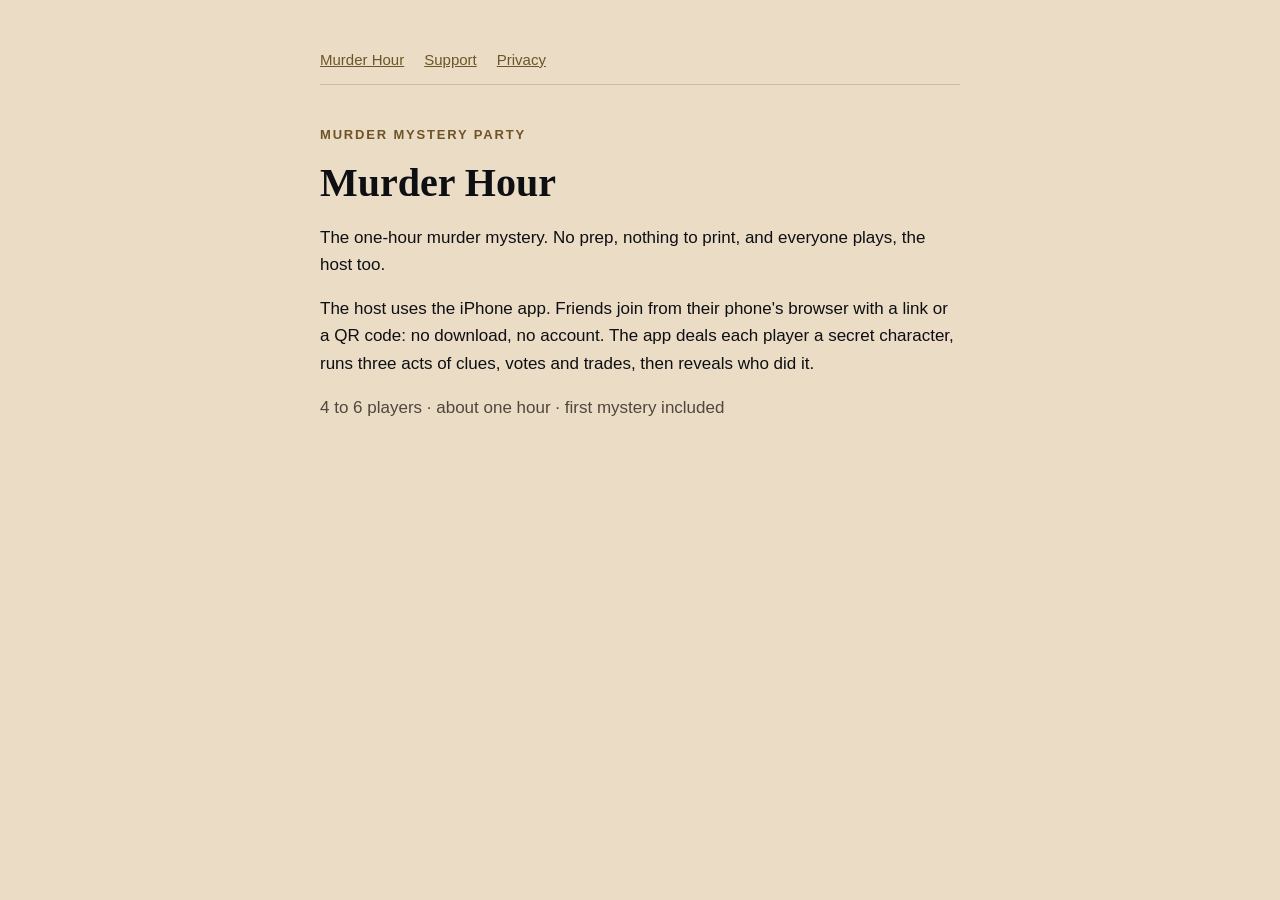
<file: index.html>
<!doctype html>
<html lang="en">
<head><meta charset="utf-8"><meta name="viewport" content="width=device-width,initial-scale=1">
<title>Murder Hour</title><link rel="stylesheet" href="style.css"></head>
<body><main>
<nav><a href="./">Murder Hour</a><a href="support.html">Support</a><a href="privacy.html">Privacy</a></nav>
<p class="kicker" style="margin-top:40px">Murder mystery party</p>
<h1>Murder Hour</h1>
<p>The one-hour murder mystery. No prep, nothing to print, and everyone plays, the host too.</p>
<p>The host uses the iPhone app. Friends join from their phone's browser with a link or a QR code: no download, no account. The app deals each player a secret character, runs three acts of clues, votes and trades, then reveals who did it.</p>
<p class="muted">4 to 6 players · about one hour · first mystery included</p>
</main></body></html>
</file>
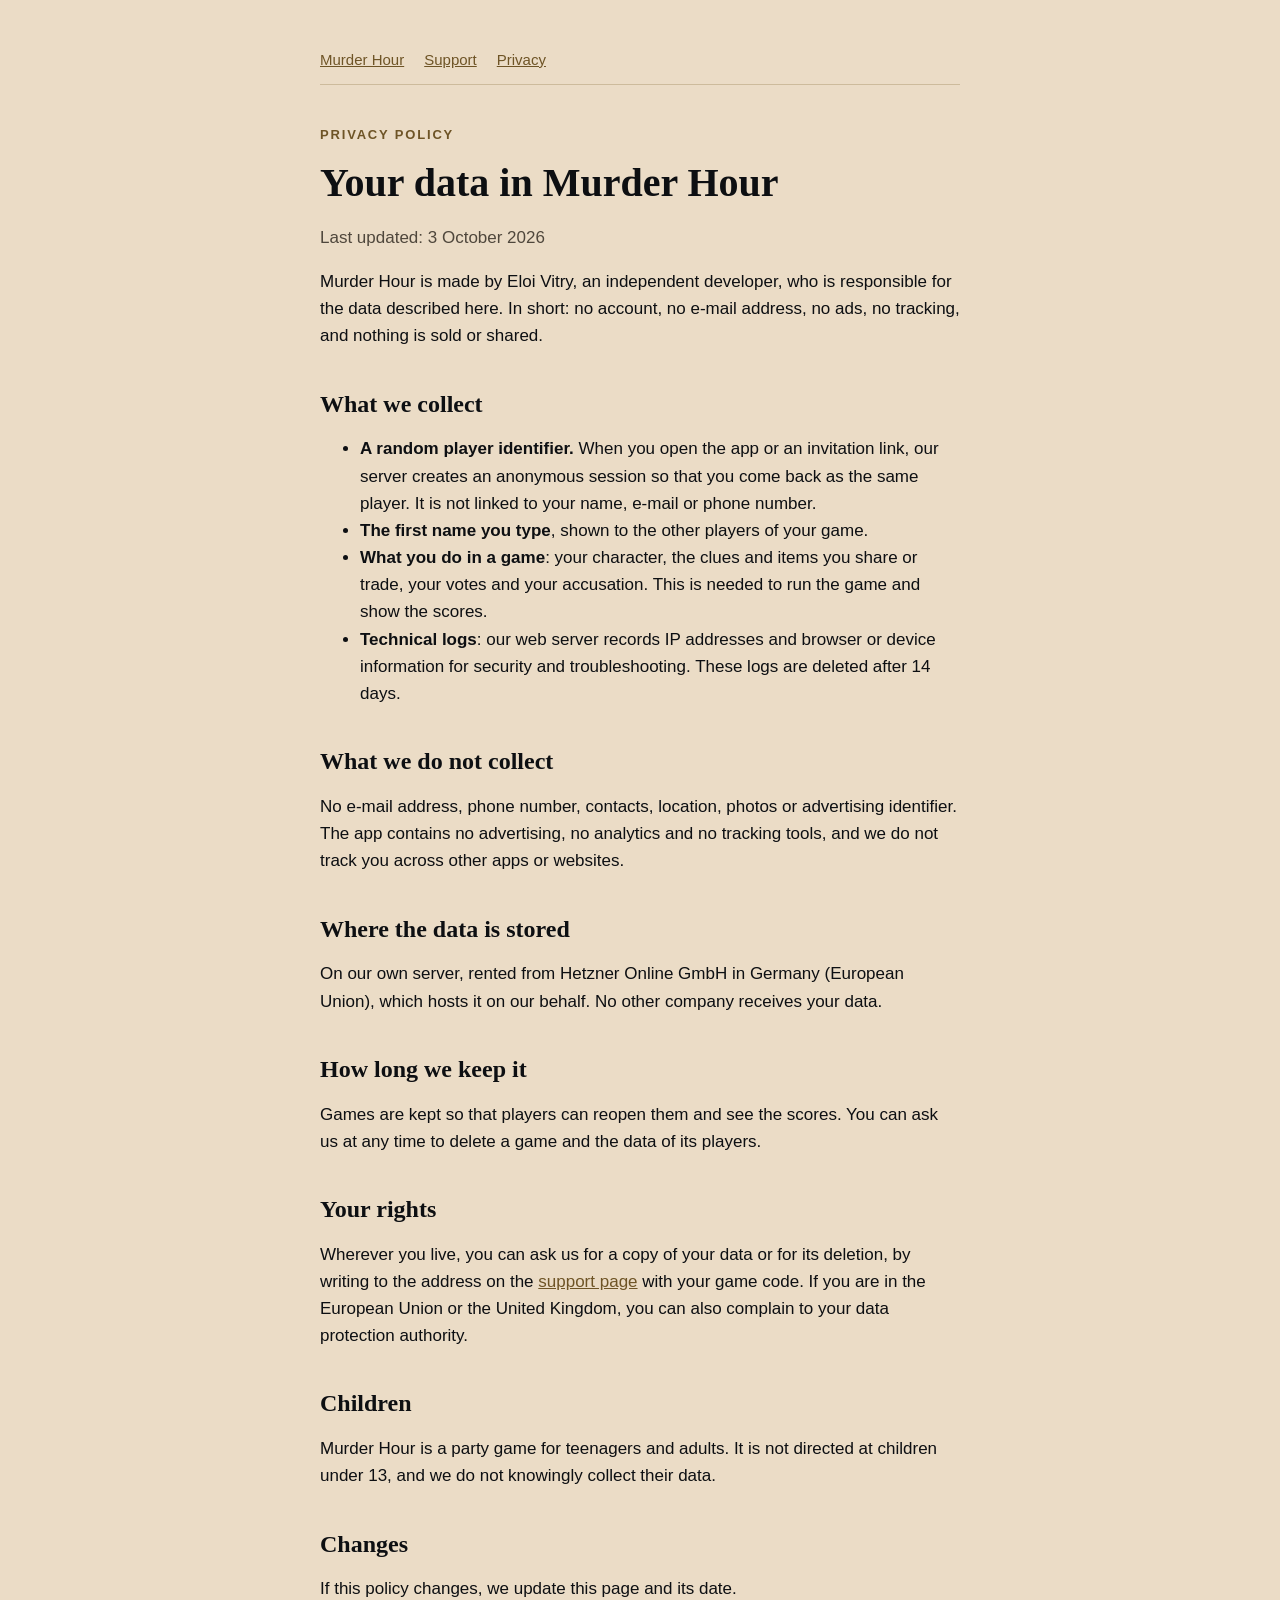
<file: privacy.html>
<!doctype html>
<html lang="en">
<head><meta charset="utf-8"><meta name="viewport" content="width=device-width,initial-scale=1">
<title>Murder Hour privacy policy</title><link rel="stylesheet" href="style.css"></head>
<body><main>
<nav><a href="./">Murder Hour</a><a href="support.html">Support</a><a href="privacy.html">Privacy</a></nav>
<p class="kicker" style="margin-top:40px">Privacy policy</p>
<h1>Your data in Murder Hour</h1>
<p class="muted">Last updated: 3 October 2026</p>

<p>Murder Hour is made by Eloi Vitry, an independent developer, who is responsible for the data described here. In short: no account, no e-mail address, no ads, no tracking, and nothing is sold or shared.</p>

<h2>What we collect</h2>
<ul>
  <li><strong>A random player identifier.</strong> When you open the app or an invitation link, our server creates an anonymous session so that you come back as the same player. It is not linked to your name, e-mail or phone number.</li>
  <li><strong>The first name you type</strong>, shown to the other players of your game.</li>
  <li><strong>What you do in a game</strong>: your character, the clues and items you share or trade, your votes and your accusation. This is needed to run the game and show the scores.</li>
  <li><strong>Technical logs</strong>: our web server records IP addresses and browser or device information for security and troubleshooting. These logs are deleted after 14 days.</li>
</ul>

<h2>What we do not collect</h2>
<p>No e-mail address, phone number, contacts, location, photos or advertising identifier. The app contains no advertising, no analytics and no tracking tools, and we do not track you across other apps or websites.</p>

<h2>Where the data is stored</h2>
<p>On our own server, rented from Hetzner Online GmbH in Germany (European Union), which hosts it on our behalf. No other company receives your data.</p>

<h2>How long we keep it</h2>
<p>Games are kept so that players can reopen them and see the scores. You can ask us at any time to delete a game and the data of its players.</p>

<h2>Your rights</h2>
<p>Wherever you live, you can ask us for a copy of your data or for its deletion, by writing to the address on the <a href="support.html">support page</a> with your game code. If you are in the European Union or the United Kingdom, you can also complain to your data protection authority.</p>

<h2>Children</h2>
<p>Murder Hour is a party game for teenagers and adults. It is not directed at children under 13, and we do not knowingly collect their data.</p>

<h2>Changes</h2>
<p>If this policy changes, we update this page and its date.</p>
</main></body></html>
</file>
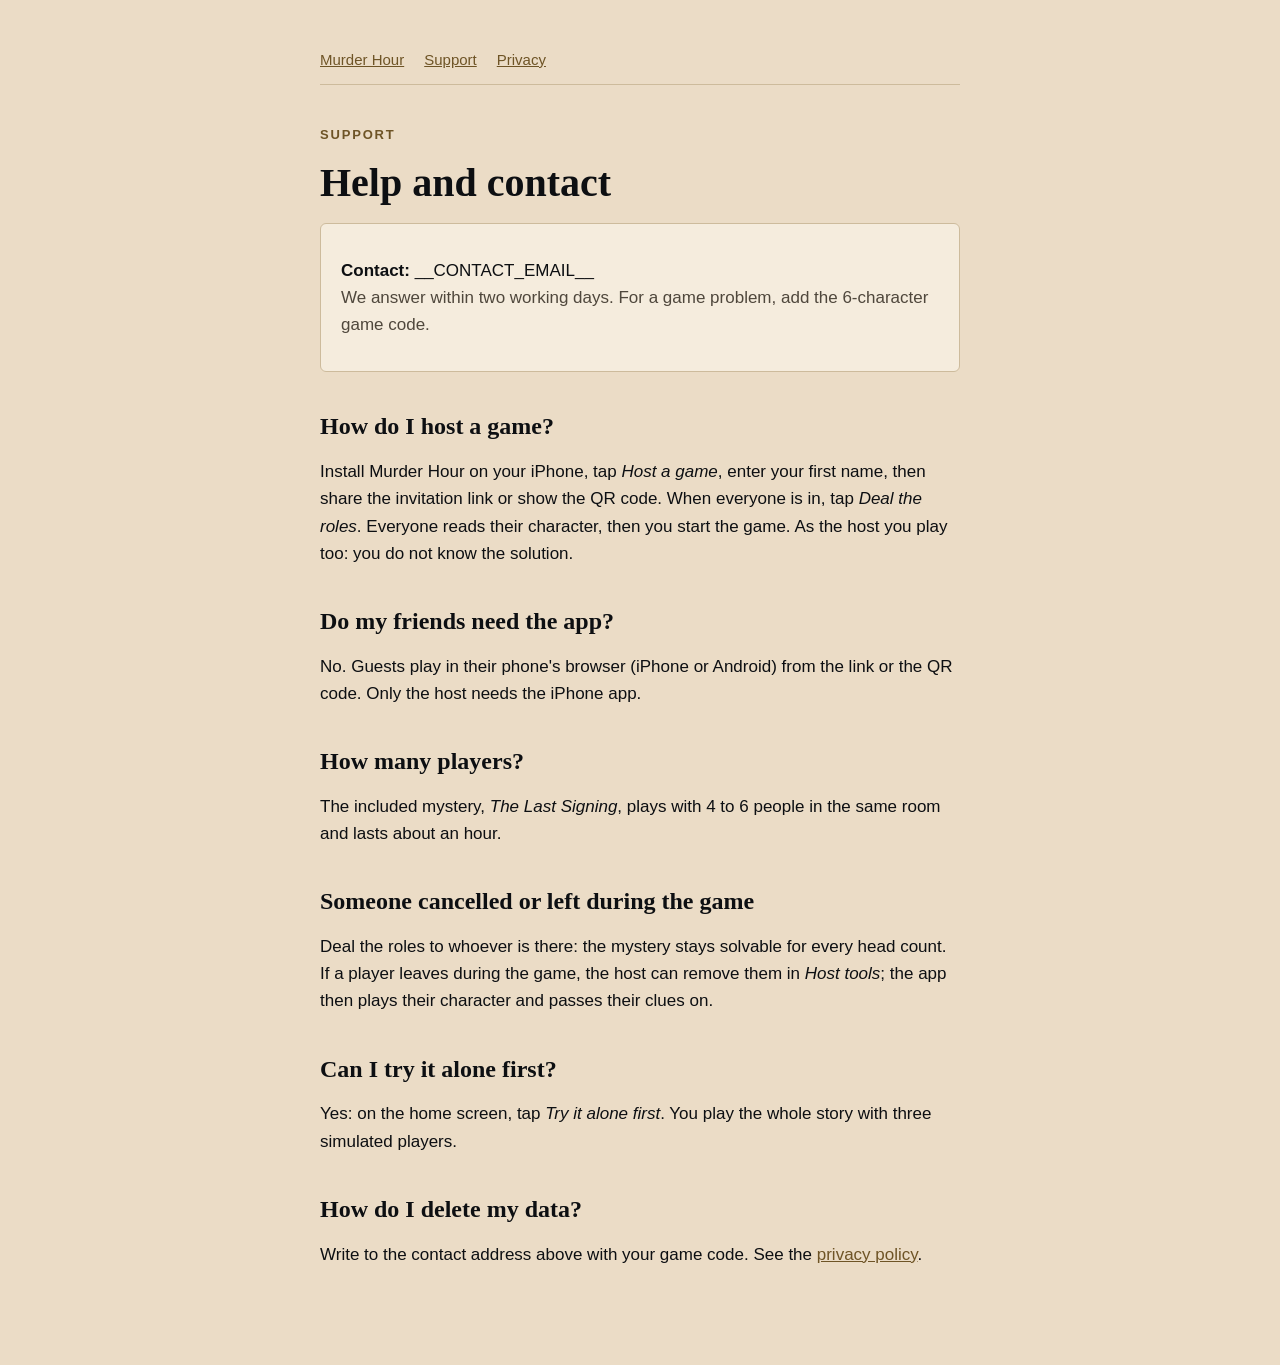
<file: support.html>
<!doctype html>
<html lang="en">
<head><meta charset="utf-8"><meta name="viewport" content="width=device-width,initial-scale=1">
<title>Murder Hour support</title><link rel="stylesheet" href="style.css"></head>
<body><main>
<nav><a href="./">Murder Hour</a><a href="support.html">Support</a><a href="privacy.html">Privacy</a></nav>
<p class="kicker" style="margin-top:40px">Support</p>
<h1>Help and contact</h1>
<div class="card"><p><strong>Contact:</strong> <span id="contact">__CONTACT_EMAIL__</span><br><span class="muted">We answer within two working days. For a game problem, add the 6-character game code.</span></p></div>

<h2>How do I host a game?</h2>
<p>Install Murder Hour on your iPhone, tap <em>Host a game</em>, enter your first name, then share the invitation link or show the QR code. When everyone is in, tap <em>Deal the roles</em>. Everyone reads their character, then you start the game. As the host you play too: you do not know the solution.</p>

<h2>Do my friends need the app?</h2>
<p>No. Guests play in their phone's browser (iPhone or Android) from the link or the QR code. Only the host needs the iPhone app.</p>

<h2>How many players?</h2>
<p>The included mystery, <em>The Last Signing</em>, plays with 4 to 6 people in the same room and lasts about an hour.</p>

<h2>Someone cancelled or left during the game</h2>
<p>Deal the roles to whoever is there: the mystery stays solvable for every head count. If a player leaves during the game, the host can remove them in <em>Host tools</em>; the app then plays their character and passes their clues on.</p>

<h2>Can I try it alone first?</h2>
<p>Yes: on the home screen, tap <em>Try it alone first</em>. You play the whole story with three simulated players.</p>

<h2>How do I delete my data?</h2>
<p>Write to the contact address above with your game code. See the <a href="privacy.html">privacy policy</a>.</p>
</main></body></html>
</file>
<file: style.css>
:root { --bg:#0D0F12; --sheet:#161A20; --ink:#EBDCC6; --muted:#B4A790; --line:#2C3139; --accent:#C9A96B; --red:#F2836F; color-scheme: dark; }
@media (prefers-color-scheme: light) { :root { --bg:#EBDCC6; --sheet:#F5ECDD; --ink:#0D0F12; --muted:#4F473C; --line:#CDBB9C; --accent:#6E5426; --red:#8B1E1E; color-scheme: light; } }
* { box-sizing: border-box; }
body { margin:0; background:var(--bg); color:var(--ink); font:17px/1.6 -apple-system, "Segoe UI", Roboto, Inter, sans-serif; }
main { max-width:680px; margin:0 auto; padding:48px 20px 80px; }
h1, h2 { font-family: "Playfair Display", Georgia, "Times New Roman", serif; line-height:1.2; }
h1 { font-size:40px; margin:8px 0 16px; }
h2 { font-size:24px; margin:40px 0 8px; }
.kicker { color:var(--accent); font-size:13px; font-weight:600; letter-spacing:.14em; text-transform:uppercase; }
.muted { color:var(--muted); }
a { color:var(--accent); }
nav { display:flex; gap:20px; flex-wrap:wrap; border-bottom:1px solid var(--line); padding-bottom:12px; font-size:15px; }
.card { background:var(--sheet); border:1px solid var(--line); border-radius:6px; padding:16px 20px; }
</file>
